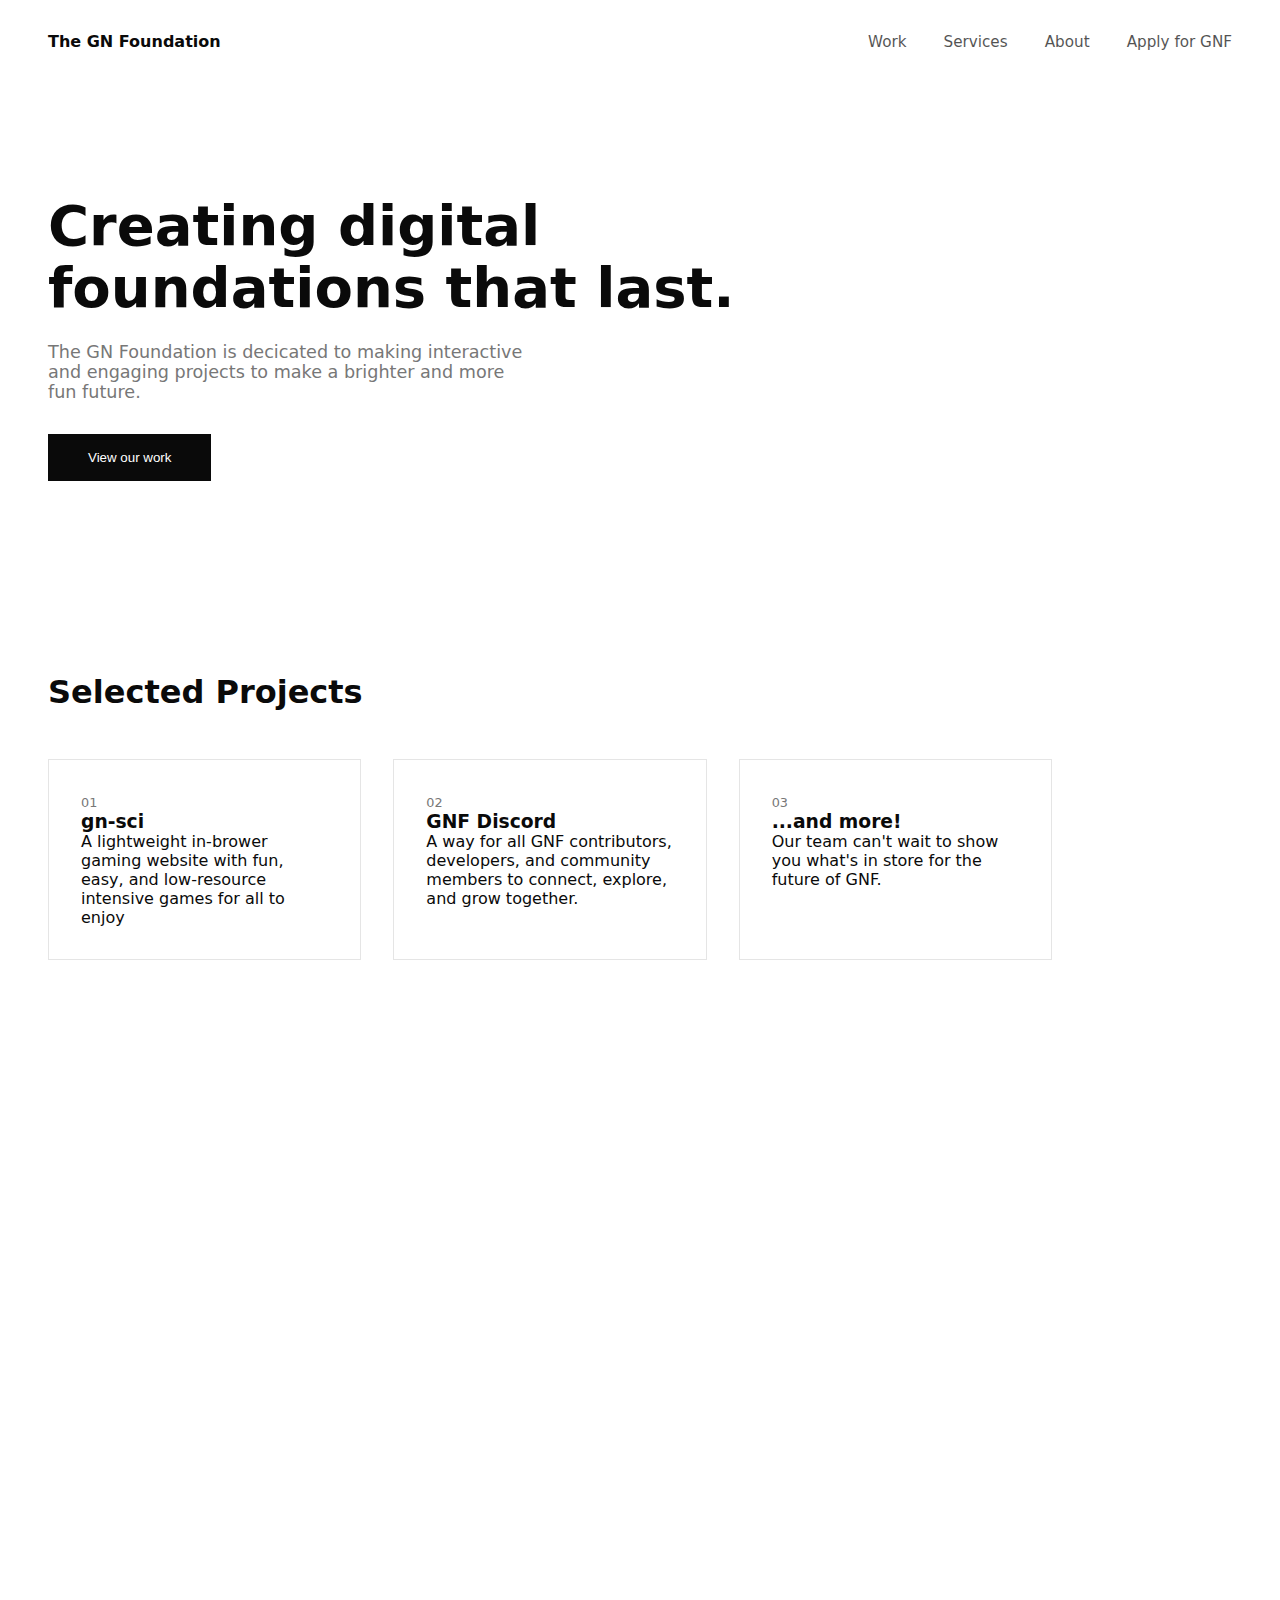
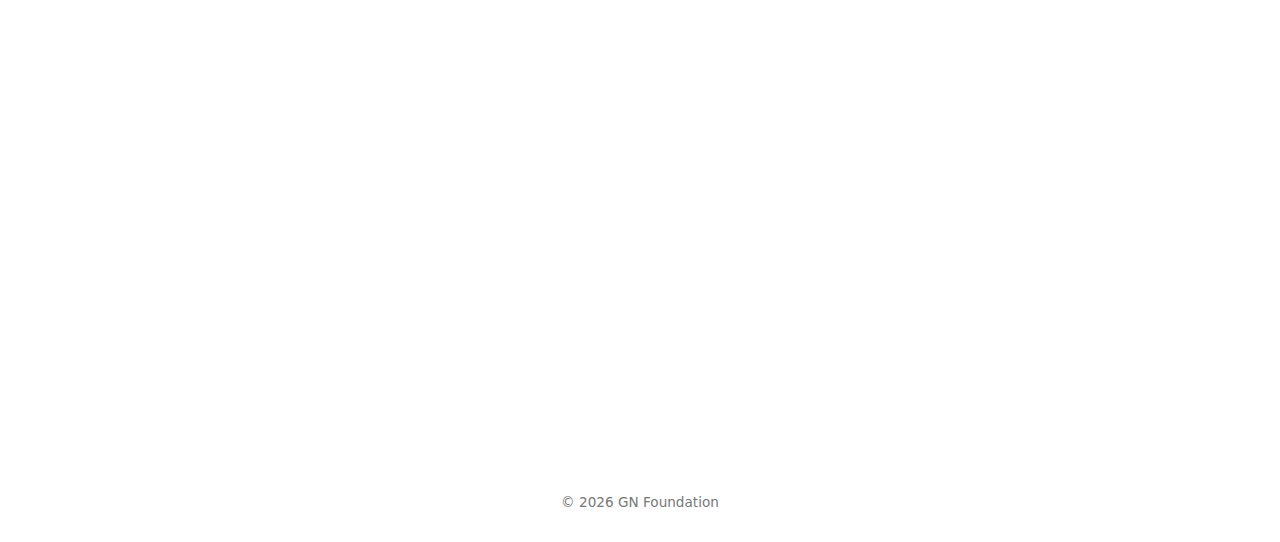
<file: index.html>
<!DOCTYPE html>
<html lang="en">
<head>
  <meta charset="UTF-8" />
  <meta name="viewport" content="width=device-width, initial-scale=1.0" />
  <title>The GN Foundation</title>
  <link rel="stylesheet" href="style.css" />
</head>
<body>

  <header class="header fade-in">
    <div class="logo">The GN Foundation</div>
    <nav>
      <a href="work/work.html">Work</a>
      <a href="#services">Services</a>
      <a href="#about">About</a>
      <a href="careers/careers.html">Apply for GNF</a>
    </nav>
  </header>

  <main>
    <!-- HERO / HOMEPAGE -->
    <section class="hero fade-in">
      <h1>
        Creating digital<br />
        foundations that last.
      </h1>
      <p>
       The GN Foundation is decicated to making interactive and engaging projects to make a brighter and more fun future.
      </p>
      <button class="primary-btn" id="heroBtn">View our work</button>
    </section>

    <!-- WORK -->
    <section id="work" class="section reveal">
      <h2>Selected Projects</h2>

      <div class="grid">
        <div class="card">
          <span>01</span>
          <h3>gn-sci</h3>
          <p>A lightweight in-brower gaming website with fun, easy, and low-resource intensive games for all to enjoy</p>
        </div>
        <div class="card">
          <span>02</span>
          <h3>GNF Discord</h3>
          <p>A way for all GNF contributors, developers, and community members to connect, explore, and grow together.</p>
        </div>
        <div class="card">
          <span>03</span>
          <h3>...and more!</h3>
          <p>Our team can't wait to show you what's in store for the future of GNF.</p>
        </div>
      </div>
    </section>

    <!-- SERVICES -->
    <section id="services" class="section section-dark reveal">
      <h2>What We Do</h2>

      <div class="services">
        <div>
          <h4>Innovate</h4>
          <p>We create new ways of interacting with the world around us and seeing our world in a different way.</p>
        </div>
        <div>
          <h4>Development</h4>
          <p>We create fast, stable, and new apps to help people from every-day users to full-time developers</p>
        </div>
        <div>
          <h4>Direction</h4>
          <p>Employing hundreds of volenteers towards a greater good.</p>
        </div>
      </div>
    </section>

    <!-- ABOUT -->
    <section id="about" class="section reveal">
      <h2>Our Philosophy</h2>
      <p class="about">
       "It does not matter the effeciency of the product, nor does it matter it's commision to those who develop it. It is, however, the impact that product has on its users and the impact it has on the world around us."
       <br>
       <br>
       <p class="about">-qapps (Founder of the Global Network Foundation)</p>
      </p>
    </section>

    <!-- CTA -->
    <section class="cta reveal">
      <h2>Let’s build something meaningful</h2>
      <button class="outline-btn" id="contactBtn">Start a project</button>
    </section>
  </main>

  <footer class="footer fade-in">
    <p>© <span id="year"></span> GN Foundation</p>
  </footer>

  <script src="script.js"></script>
</body>
</html>
</file>
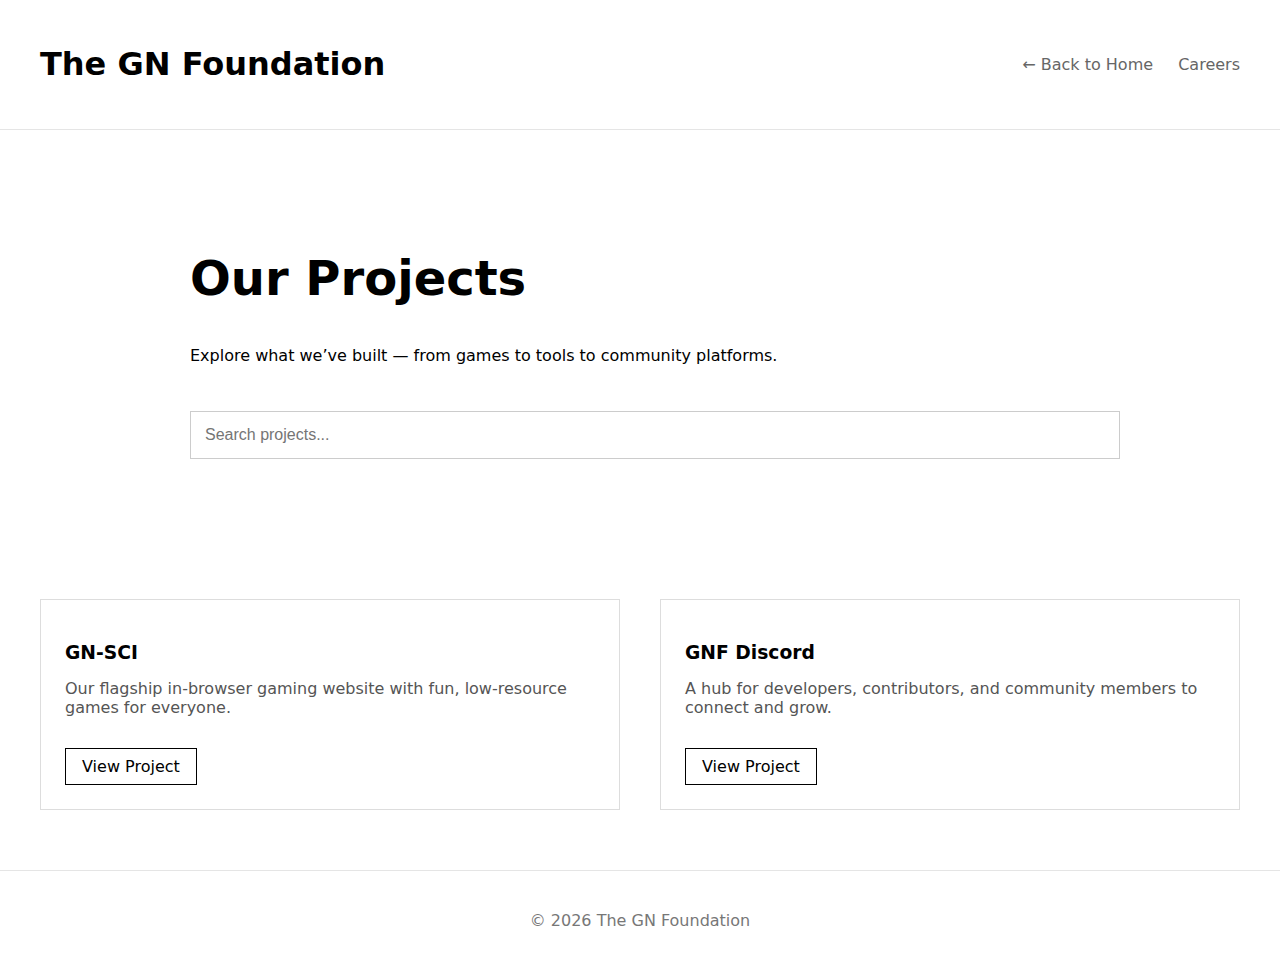
<file: work/index.html>
<!DOCTYPE html>
<html lang="en">
<head>
  <meta charset="UTF-8" />
  <meta name="viewport" content="width=device-width, initial-scale=1.0" />
  <title>GNF Work</title>
  <link rel="stylesheet" href="work.css">
</head>

<body>

<header class="top">
  <h1>The GN Foundation</h1>
  <nav>
    <a href="../index.html">← Back to Home</a>
    <a href="careers/careers.html">Careers</a>
  </nav>
</header>

<section class="hero">
  <h2>Our Projects</h2>
  <p>Explore what we’ve built — from games to tools to community platforms.</p>
  <input id="search" placeholder="Search projects..." />
</section>

<section class="projects" id="projects"></section>

<footer>
  © <span id="year"></span> The GN Foundation
</footer>

<script src="work.js"></script>
</body>
</html>
</file>
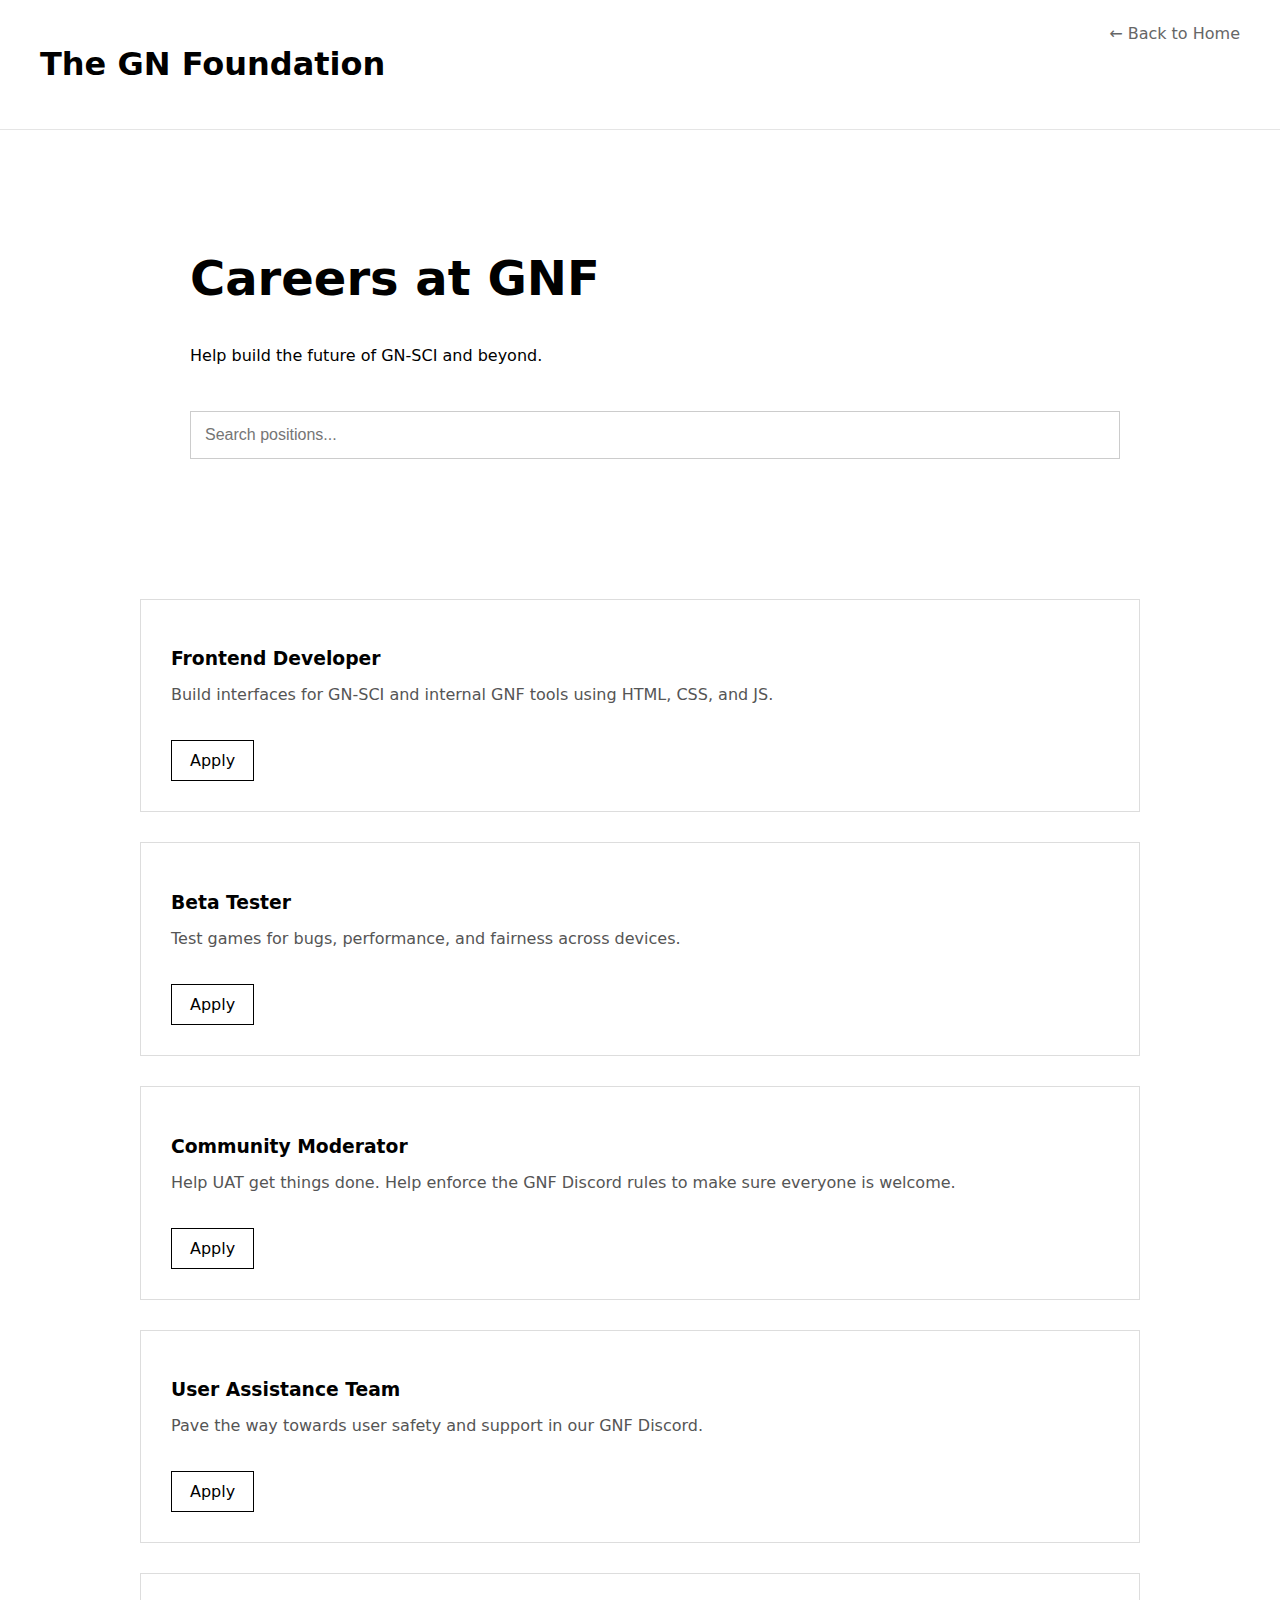
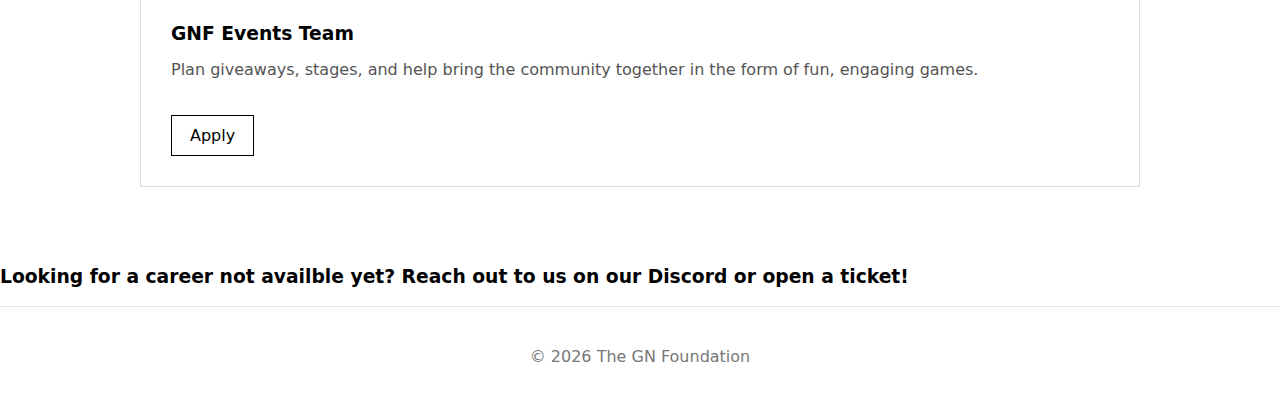
<file: careers/careers.html>
<!DOCTYPE html>
<html lang="en">
<head>
  <meta charset="UTF-8" />
  <title>GNF Careers</title>
  <meta name="viewport" content="width=device-width, initial-scale=1.0">
  <link rel="stylesheet" href="careers.css">
</head>

<body>

<header class="top">
  <h1>The GN Foundation</h1>
  <a href="..index.html">← Back to Home</a>
</header>

<section class="hero">
  <h2>Careers at GNF</h2>
  <p>Help build the future of GN-SCI and beyond.</p>

  <input id="search" placeholder="Search positions..." />
</section>

<section class="jobs" id="jobs"></section>
<h3>Looking for a career not availble yet? Reach out to us on our Discord or open a ticket!</h3>
<footer>
  © <span id="year"></span> The GN Foundation
</footer>

<script src="careers.js"></script>
</body>
</html>
</file>
<file: style.css>
:root {
  --black: #0a0a0a;
  --white: #ffffff;
  --gray: #777;
}

* {
  margin: 0;
  padding: 0;
  box-sizing: border-box;
}

body {
  font-family: Inter, system-ui, sans-serif;
  background: var(--white);
  color: var(--black);
}

/* Animations */
.fade-in {
  animation: fadeIn 0.8s ease forwards;
}

.reveal {
  opacity: 0;
  transform: translateY(30px);
  transition: all 0.8s ease;
}

.reveal.active {
  opacity: 1;
  transform: translateY(0);
}

@keyframes fadeIn {
  from { opacity: 0; }
  to { opacity: 1; }
}

/* Header */
.header {
  display: flex;
  justify-content: space-between;
  padding: 2rem 3rem;
}

.logo {
  font-weight: 600;
}

nav a {
  margin-left: 2rem;
  text-decoration: none;
  color: var(--black);
  font-size: 0.95rem;
  opacity: 0.7;
}

nav a:hover {
  opacity: 1;
}

/* Hero */
.hero {
  padding: 7rem 3rem 6rem;
  max-width: 1100px;
}

.hero h1 {
  font-size: 3.5rem;
  line-height: 1.1;
  margin-bottom: 1.5rem;
}

.hero p {
  max-width: 480px;
  color: var(--gray);
  font-size: 1.1rem;
}

/* Buttons */
.primary-btn {
  margin-top: 2rem;
  padding: 1rem 2.5rem;
  background: var(--black);
  color: var(--white);
  border: none;
  cursor: pointer;
}

.outline-btn {
  padding: 1rem 2.5rem;
  background: transparent;
  border: 1px solid var(--black);
  cursor: pointer;
}

/* Sections */
.section {
  padding: 6rem 3rem;
  max-width: 1100px;
}

.section-dark {
  background: var(--black);
  color: var(--white);
}

.section h2 {
  font-size: 2rem;
  margin-bottom: 3rem;
}

/* Grid */
.grid {
  display: grid;
  grid-template-columns: repeat(auto-fit, minmax(260px, 1fr));
  gap: 2rem;
}

.card {
  border: 1px solid #e5e5e5;
  padding: 2rem;
  transition: transform 0.3s ease;
}

.card span {
  font-size: 0.8rem;
  color: var(--gray);
}

.card:hover {
  transform: translateY(-6px);
}

/* Services */
.services {
  display: grid;
  grid-template-columns: repeat(auto-fit, minmax(220px, 1fr));
  gap: 3rem;
}

/* About */
.about {
  max-width: 700px;
  font-size: 1.15rem;
  color: var(--gray);
}

/* CTA */
.cta {
  text-align: center;
  padding: 6rem 3rem;
}

/* Footer */
.footer {
  text-align: center;
  padding: 2rem;
  font-size: 0.85rem;
  color: var(--gray);
}
</file>
<file: work/work.css>
body {
  margin: 0;
  font-family: Inter, system-ui;
  background: #fff;
  color: #000;
}

.top {
  padding: 24px 40px;
  border-bottom: 1px solid #e5e5e5;
  display: flex;
  justify-content: space-between;
  align-items: center;
}

.top a {
  text-decoration: none;
  color: #666;
  margin-left: 20px;
}

.hero {
  padding: 80px 40px;
  max-width: 900px;
  margin: auto;
}

.hero h2 {
  font-size: 3rem;
}

.hero input {
  margin-top: 30px;
  width: 100%;
  padding: 14px;
  border: 1px solid #ccc;
  font-size: 1rem;
}

.projects {
  max-width: 1200px;
  margin: auto;
  padding: 60px 40px;
  display: grid;
  grid-template-columns: repeat(auto-fit, minmax(280px, 1fr));
  gap: 40px;
}

.project-card {
  border: 1px solid #ddd;
  padding: 24px;
  transition: transform 0.2s, box-shadow 0.2s;
}

.project-card:hover {
  transform: translateY(-6px);
  box-shadow: 0 12px 30px rgba(0,0,0,0.1);
}

.project-card h3 {
  margin-bottom: 12px;
}

.project-card p {
  color: #555;
}

.project-card a {
  display: inline-block;
  margin-top: 15px;
  text-decoration: none;
  color: #000;
  border: 1px solid #000;
  padding: 8px 16px;
  transition: background 0.2s, color 0.2s;
}

.project-card a:hover {
  background: #000;
  color: #fff;
}

footer {
  border-top: 1px solid #e5e5e5;
  padding: 40px;
  text-align: center;
  color: #777;
}
</file>
<file: careers/careers.css>
body {
  margin: 0;
  font-family: Inter, system-ui;
  background: white;
  color: black;
}

.top {
  padding: 24px 40px;
  border-bottom: 1px solid #e5e5e5;
  display: flex;
  justify-content: space-between;
}

.top a {
  text-decoration: none;
  color: #666;
}

.hero {
  padding: 80px 40px;
  max-width: 900px;
  margin: auto;
}

.hero h2 {
  font-size: 3rem;
}

.hero input {
  margin-top: 30px;
  width: 100%;
  padding: 14px;
  border: 1px solid #ccc;
  font-size: 1rem;
}

.jobs {
  max-width: 1000px;
  margin: auto;
  padding: 60px 40px;
  display: grid;
  gap: 30px;
}

.job {
  border: 1px solid #ddd;
  padding: 30px;
  transition: .2s;
}

.job:hover {
  transform: translateY(-4px);
}

.job h3 {
  margin-bottom: 10px;
}

.job p {
  color: #555;
}

.apply {
  margin-top: 20px;
  display: inline-block;
  padding: 10px 18px;
  border: 1px solid black;
  text-decoration: none;
  color: black;
}

.apply:hover {
  background: black;
  color: white;
}

footer {
  border-top: 1px solid #e5e5e5;
  padding: 40px;
  text-align: center;
  color: #777;
}
</file>
